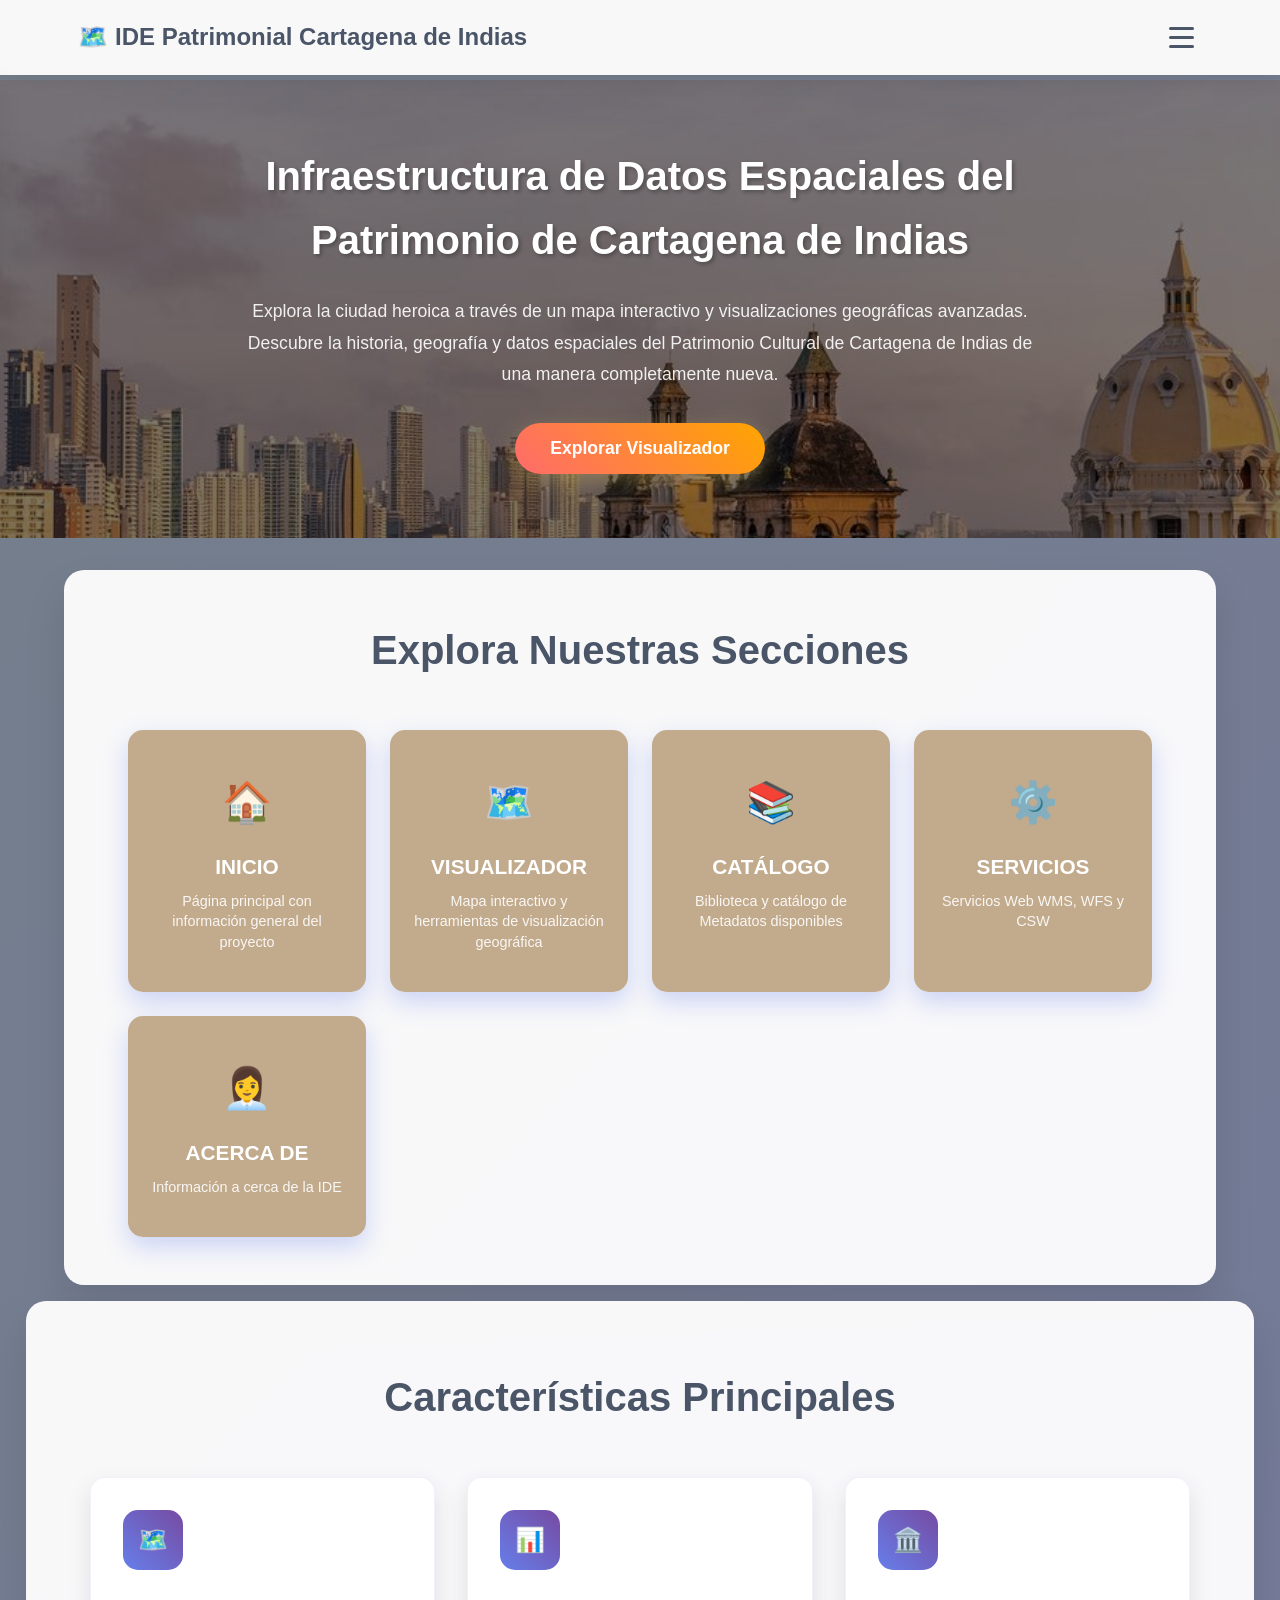
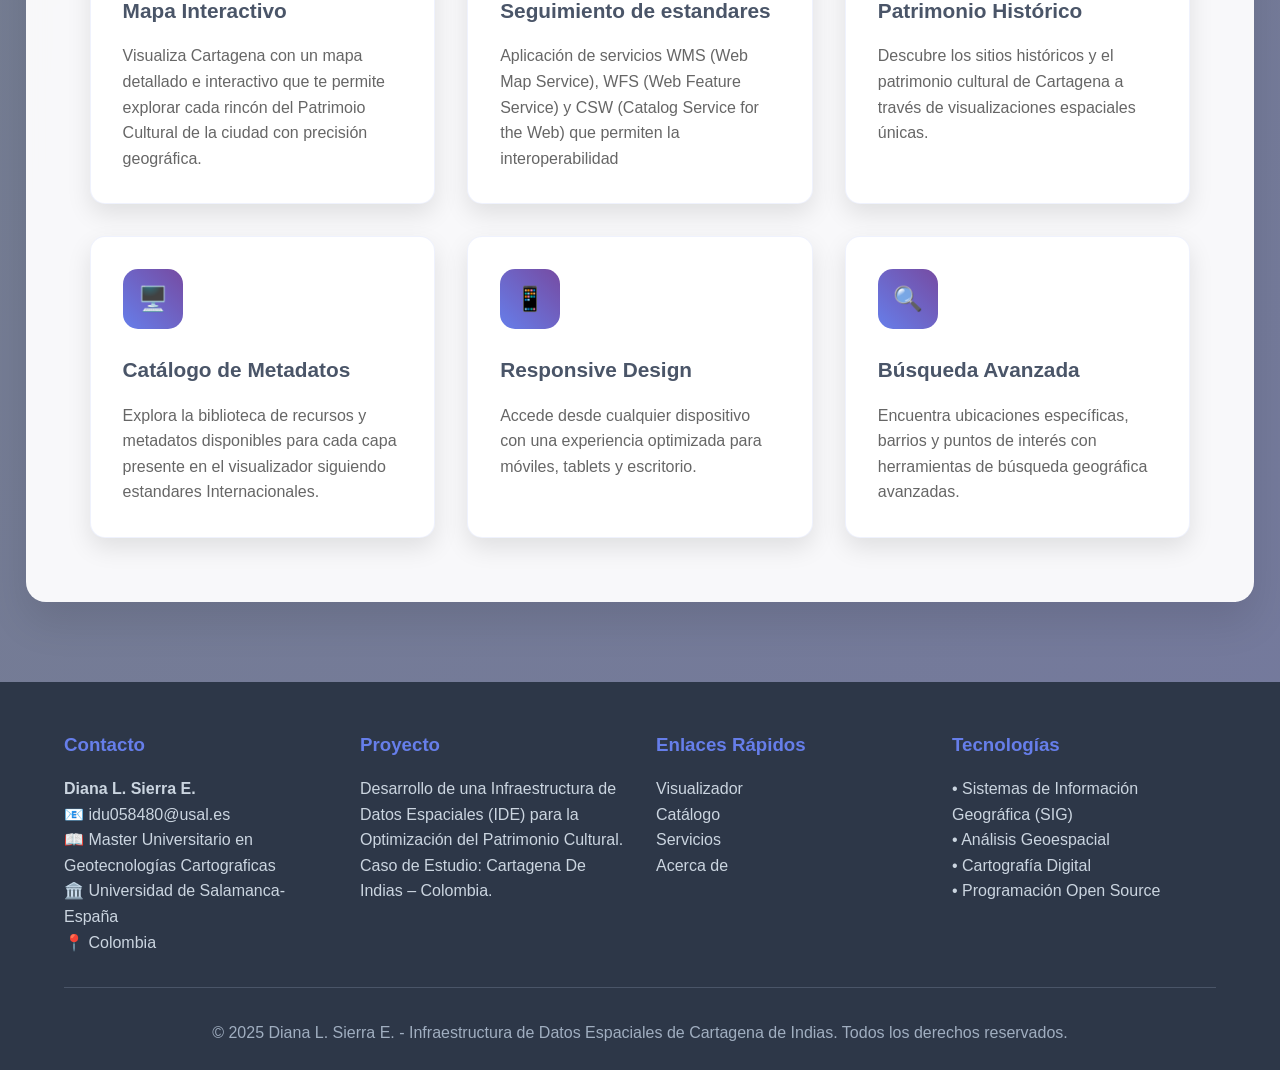
<file: index.html>
<!DOCTYPE html>
<html lang="es">
<head>
    <meta charset="UTF-8">
    <meta name="viewport" content="width=device-width, initial-scale=1.0">
    <title>Infraestructura de Datos Espaciales de Cartagena de Indias</title>
    <style>
        * {
            margin: 0;
            padding: 0;
            box-sizing: border-box;
        }


        body {
            font-family: 'Segoe UI', Tahoma, Geneva, Verdana, sans-serif;
            line-height: 1.6;
            color: #333;
            background: linear-gradient(135deg, #757f8a 0%, #74799e 100%);
            min-height: 100vh;
           
        }


        /* Header */
        header {
            background: rgba(255, 255, 255, 0.95);
            backdrop-filter: blur(10px);
            box-shadow: 0 2px 20px rgba(0, 0, 0, 0.1);
            position: fixed;
            width: 100%;
            top: 0;
            z-index: 1000;
            transition: all 0.3s ease;
        }


        nav {
            display: flex;
            justify-content: space-between;
            align-items: center;
            padding: 1rem 5%;
            max-width: 1200px;
            margin: 0 auto;
        }


        .logo {
            font-size: 1.5rem;
            font-weight: bold;
            color: #4a5568;
            text-decoration: none;
        }


        .nav-menu {
            display: flex;
            list-style: none;
            gap: 2rem;
        }


        .nav-item {
            position: relative;
        }


        .nav-link {
            text-decoration: none;
            color: #4a5568;
            font-weight: 500;
            padding: 0.5rem 1rem;
            border-radius: 8px;
            transition: all 0.3s ease;
            position: relative;
            overflow: hidden;
        }


        .nav-link:hover {
            color: #c2aa8c;
            background: rgba(102, 126, 234, 0.1);
            transform: translateY(-2px);
        }


        .nav-link.active {
            color: #c2aa8c;
            background: rgba(102, 126, 234, 0.15);
        }


        /* Mobile menu */
        .hamburger {
            display: none;
            flex-direction: column;
            cursor: pointer;
            padding: 0.5rem;
        }


        .hamburger span {
            width: 25px;
            height: 3px;
            background: #4a5568;
            margin: 3px 0;
            transition: 0.3s;
            border-radius: 2px;
        }


        /* Main Content */
        main {
            margin-top: 80px;
            min-height: calc(100vh - 80px);
            display: flex;
            flex-direction: column;
        }


        /* Hero Section */
        .hero {
            flex: 1;
            display: flex;
            align-items: center;
            justify-content: center;
            text-align: center;
            padding: 4rem 5%;
            color: white;
            position: relative;
            background: url('cartagena.jpeg') center/cover;
            background-attachment: fixed;
        }
        .hero::before {
            content: '';
            position: absolute;
            top: 0;
            left: 0;
            width: 100%;
            height: 100%;
            background: rgba(0, 0, 0, 0.5);
            z-index: 1;
        }


        .hero-content {
            max-width: 800px;
            animation: fadeInUp 1s ease-out;
            position: relative;
            z-index: 2;
        }


        .hero h1 {
            font-size: 3.5rem;
            margin-bottom: 1.5rem;
            font-weight: 700;
            text-shadow: 2px 2px 4px rgba(0, 0, 0, 0.3);
        }


        .hero p {
            font-size: 1.3rem;
            margin-bottom: 2rem;
            opacity: 0.9;
            line-height: 1.8;
        }


        .cta-button {
            display: inline-block;
            background: linear-gradient(45deg, #ff6b6b, #ffa500);
            color: white;
            padding: 15px 35px;
            text-decoration: none;
            border-radius: 50px;
            font-weight: 600;
            font-size: 1.1rem;
            transition: all 0.3s ease;
            box-shadow: 0 8px 25px rgba(255, 220, 107, 0.3);
            border: none;
            cursor: pointer;
        }


        .cta-button:hover {
            transform: translateY(-3px);
            box-shadow: 0 12px 35px rgba(255, 107, 107, 0.4);
        }


        /* Navigation Cards */
        .nav-cards {
            background: rgba(255, 255, 255, 0.95);
            padding: 3rem 5%;
            margin: 2rem 5% 0;
            border-radius: 20px;
            backdrop-filter: blur(10px);
            box-shadow: 0 20px 40px rgba(0, 0, 0, 0.1);
        }


        .nav-cards-container {
            max-width: 1200px;
            margin: 0 auto;
            text-align: center;
        }


        .nav-cards h2 {
            font-size: 2.5rem;
            margin-bottom: 3rem;
            color: #4a5568;
        }


        .nav-cards-grid {
            display: grid;
            grid-template-columns: repeat(auto-fit, minmax(220px, 1fr));
            gap: 1.5rem;
        }


        .nav-card {
            background: linear-gradient(135deg, #c2aa8c 0%, #c2aa8c 100%);
            color: white;
            padding: 2.5rem 1.5rem;
            border-radius: 15px;
            text-decoration: none;
            transition: all 0.3s ease;
            box-shadow: 0 10px 25px rgba(102, 126, 234, 0.3);
            cursor: pointer;
            position: relative;
            overflow: hidden;
        }


        .nav-card::before {
            content: '';
            position: absolute;
            top: 0;
            left: -100%;
            width: 100%;
            height: 100%;
            background: linear-gradient(90deg, transparent, rgba(255, 255, 255, 0.2), transparent);
            transition: left 0.5s ease;
        }


        .nav-card:hover::before {
            left: 100%;
        }


        .nav-card:hover {
            transform: translateY(-8px) scale(1.05);
            box-shadow: 0 20px 40px rgba(102, 126, 234, 0.4);
        }


        .nav-card-icon {
            font-size: 2.5rem;
            margin-bottom: 1rem;
            display: block;
        }


        .nav-card h3 {
            font-size: 1.3rem;
            margin-bottom: 0.5rem;
            font-weight: 600;
        }


        .nav-card p {
            font-size: 0.9rem;
            opacity: 0.9;
            line-height: 1.4;
        }


        /* Features Section */
        .features {
            background: rgba(255, 255, 255, 0.95);
            padding: 4rem 5%;
            margin: 2rem 5% 0;
            border-radius: 20px;
            backdrop-filter: blur(10px);
            box-shadow: 0 20px 40px rgba(0, 0, 0, 0.1);
        }


        .features-container {
            max-width: 1200px;
            margin: 0 auto;
        }


        .features h2 {
            text-align: center;
            font-size: 2.5rem;
            margin-bottom: 3rem;
            color: #4a5568;
        }


        .features-grid {
            display: grid;
            grid-template-columns: repeat(auto-fit, minmax(300px, 1fr));
            gap: 2rem;
        }


        .feature-card {
            background: white;
            padding: 2rem;
            border-radius: 15px;
            box-shadow: 0 10px 25px rgba(0, 0, 0, 0.1);
            transition: all 0.3s ease;
            border: 1px solid rgba(102, 126, 234, 0.1);
        }


        .feature-card:hover {
            transform: translateY(-5px);
            box-shadow: 0 20px 40px rgba(0, 0, 0, 0.15);
        }


        .feature-icon {
            width: 60px;
            height: 60px;
            background: linear-gradient(45deg, #667eea, #764ba2);
            border-radius: 15px;
            display: flex;
            align-items: center;
            justify-content: center;
            margin-bottom: 1.5rem;
            font-size: 1.5rem;
            color: white;
        }


        .feature-card h3 {
            font-size: 1.3rem;
            margin-bottom: 1rem;
            color: #4a5568;
        }


        .feature-card p {
            color: #666;
            line-height: 1.6;
        }


        /* Footer */
        footer {
            background: #2d3748;
            color: white;
            padding: 3rem 5% 1.5rem;
            margin-top: 4rem;
        }


        .footer-content {
            max-width: 1200px;
            margin: 0 auto;
            display: grid;
            grid-template-columns: repeat(auto-fit, minmax(250px, 1fr));
            gap: 2rem;
        }


        .footer-section h3 {
            margin-bottom: 1rem;
            color: #667eea;
        }


        .footer-section p, .footer-section a {
            color: #cbd5e0;
            text-decoration: none;
            line-height: 1.6;
        }


        .footer-section a:hover {
            color: #667eea;
        }


        .footer-bottom {
            text-align: center;
            padding-top: 2rem;
            margin-top: 2rem;
            border-top: 1px solid #4a5568;
            color: #a0aec0;
        }


        /* Animations */
        @keyframes fadeInUp {
            from {
                opacity: 0;
                transform: translateY(30px);
            }
            to {
                opacity: 1;
                transform: translateY(0);
            }
        }


        /* Responsive Design */
            .carousel-track {
                flex-wrap: wrap;
                justify-content: center;
            }


            .carousel-item {
                min-width: 280px;
                flex: 1;
                max-width: 100%;
            }


            .carousel-nav {
                display: none;
            }
            .nav-menu {
                position: fixed;
                left: -100%;
                top: 70px;
                flex-direction: column;
                background-color: rgba(255, 255, 255, 0.98);
                width: 100%;
                text-align: center;
                transition: 0.3s;
                box-shadow: 0 10px 27px rgba(0, 0, 0, 0.05);
                padding: 2rem 0;
            }


            .nav-menu.active {
                left: 0;
            }


            .hamburger {
                display: flex;
            }


            .hamburger.active span:nth-child(2) {
                opacity: 0;
            }


            .hamburger.active span:nth-child(1) {
                transform: translateY(8px) rotate(45deg);
            }


            .hamburger.active span:nth-child(3) {
                transform: translateY(-8px) rotate(-45deg);
            }


            .hero h1 {
                font-size: 2.5rem;
            }


            .hero p {
                font-size: 1.1rem;
            }


            .features {
                margin: 1rem 2%;
            }


            nav {
                padding: 1rem 3%;
            }
       
    </style>
</head>
<body>
    <header>
        <nav>
            <a href="#" class="logo">🗺️ IDE Patrimonial Cartagena de Indias</a>
            <ul class="nav-menu">
                <li class="nav-item"><a href="index.html" class="nav-link active">INICIO</a></li>
                <li class="nav-item"><a href="visualizador.html" class="nav-link">VISUALIZADOR</a></li>
                <li class="nav-item"><a href="catalogo.html" class="nav-link">CATÁLOGO</a></li>
                <li class="nav-item"><a href="servicios.html" class="nav-link">SERVICIOS</a></li>
                <li class="nav-item"><a href="info.html" class="nav-link">ACERCA DE </a></li>
            </ul>
            <div class="hamburger">
                <span></span>
                <span></span>
                <span></span>
            </div>
        </nav>
    </header>


    <main>
        <section class="hero" id="inicio">
            <div class="hero-content">
                <h1>Infraestructura de Datos Espaciales del Patrimonio de Cartagena de Indias</h1>
                <p>Explora la ciudad heroica a través de un mapa interactivo y visualizaciones geográficas avanzadas. Descubre la historia, geografía y datos espaciales del Patrimonio Cultural de Cartagena de Indias de una manera completamente nueva.</p>
                <button class="cta-button" onclick="navigateToVisualizer()">Explorar Visualizador</button>
            </div>
        </section>


        <section class="nav-cards">
            <div class="nav-cards-container">
                <h2>Explora Nuestras Secciones</h2>
                <div class="nav-cards-grid">
                    <a href="index.html" class="nav-card">
                        <span class="nav-card-icon">🏠</span>
                        <h3>INICIO</h3>
                        <p>Página principal con información general del proyecto</p>
                    </a>
                    <a href="visualizador.html" class="nav-card">
                        <span class="nav-card-icon">🗺️</span>
                        <h3>VISUALIZADOR</h3>
                        <p>Mapa interactivo y herramientas de visualización geográfica</p>
                    </a>
                    <a href="catalogo.html" class="nav-card">
                        <span class="nav-card-icon">📚</span>
                        <h3>CATÁLOGO</h3>
                        <p>Biblioteca y catálogo de Metadatos disponibles</p>
                    </a>
                    <a href="servicios.html" class="nav-card">
                        <span class="nav-card-icon">⚙️</span>
                        <h3>SERVICIOS</h3>
                        <p>Servicios Web WMS, WFS y CSW </p>
                    </a>
                    <a href="info.html" class="nav-card">
                        <span class="nav-card-icon">👩‍💼</span>
                        <h3>ACERCA DE </h3>
                        <p>Información a cerca de la IDE</p>
                    </a>
                </div>
            </div>
        </section>


        <section class="features">
            <div class="features-container">
                <h2>Características Principales</h2>
                <div class="features-grid">
                    <div class="feature-card">
                        <div class="feature-icon">🗺️</div>
                        <h3>Mapa Interactivo</h3>
                        <p>Visualiza Cartagena con un mapa detallado e interactivo que te permite explorar cada rincón del Patrimoio Cultural de la ciudad con precisión geográfica.</p>
                    </div>
                    <div class="feature-card">
                        <div class="feature-icon">📊</div>
                        <h3>Seguimiento de estandares</h3>
                        <p>Aplicación de servicios WMS (Web Map Service), WFS (Web Feature Service) y CSW (Catalog Service for the Web) que permiten la interoperabilidad</p>
                    </div>
                    <div class="feature-card">
                        <div class="feature-icon">🏛️</div>
                        <h3>Patrimonio Histórico</h3>
                        <p>Descubre los sitios históricos y el patrimonio cultural de Cartagena a través de visualizaciones espaciales únicas.</p>
                    </div>
                    <div class="feature-card">
                        <div class="feature-icon">🖥️</div>
                        <h3>Catálogo de Metadatos</h3>
                        <p>Explora la biblioteca de recursos y metadatos disponibles para cada capa presente en el visualizador siguiendo estandares Internacionales.</p>
                    </div>
                    <div class="feature-card">
                        <div class="feature-icon">📱</div>
                        <h3>Responsive Design</h3>
                        <p>Accede desde cualquier dispositivo con una experiencia optimizada para móviles, tablets y escritorio.</p>
                    </div>
                    <div class="feature-card">
                        <div class="feature-icon">🔍</div>
                        <h3>Búsqueda Avanzada</h3>
                        <p>Encuentra ubicaciones específicas, barrios y puntos de interés con herramientas de búsqueda geográfica avanzadas.</p>
                    </div>
                </div>
            </div>
        </section>
    </main>


    <footer>
        <div class="footer-content">
            <div class="footer-section">
                <h3>Contacto</h3>
                <p><strong>Diana L. Sierra E.</strong></p>
                <p>📧 idu058480@usal.es</p>
                <p>📖 Master Universitario en Geotecnologías Cartograficas</p>
                <p>🏛️ Universidad de Salamanca- España</p>
                <p>📍 Colombia</p>
            </div>
            <div class="footer-section">
                <h3>Proyecto</h3>
                <p>Desarrollo de una Infraestructura de Datos Espaciales (IDE) para la Optimización del Patrimonio Cultural. Caso de Estudio: Cartagena De Indias – Colombia.</p>
            </div>
            <div class="footer-section">
                <h3>Enlaces Rápidos</h3>
                <p><a href="visualizador.html">Visualizador</a></p>
                <p><a href="catalogo.html">Catálogo</a></p>
                <p><a href="servicios.html">Servicios</a></p>
                <p><a href="info.html">Acerca de </a></p>
            </div>
            <div class="footer-section">
                <h3>Tecnologías</h3>
                <p>• Sistemas de Información Geográfica (SIG)</p>
                <p>• Análisis Geoespacial</p>
                <p>• Cartografía Digital</p>
                <p>• Programación Open Source</p>
            </div>
        </div>
        <div class="footer-bottom">
            <p>&copy; 2025 Diana L. Sierra E. - Infraestructura de Datos Espaciales de Cartagena de Indias. Todos los derechos reservados.</p>
        </div>
    </footer>


    <script>
        // Mobile menu toggle
        const hamburger = document.querySelector('.hamburger');
        const navMenu = document.querySelector('.nav-menu');


        hamburger.addEventListener('click', () => {
            hamburger.classList.toggle('active');
            navMenu.classList.toggle('active');
        });


        // Close mobile menu when clicking on a link
        document.querySelectorAll('.nav-link').forEach(n => n.addEventListener('click', () => {
            hamburger.classList.remove('active');
            navMenu.classList.remove('active');
        }));


        // Smooth scrolling for navigation links
        document.querySelectorAll('a[href^="#"]').forEach(anchor => {
            anchor.addEventListener('click', function (e) {
                e.preventDefault();
                const target = document.querySelector(this.getAttribute('href'));
                if (target) {
                    target.scrollIntoView({
                        behavior: 'smooth',
                        block: 'start'
                    });
                }
            });
        });


        // Header scroll effect
        window.addEventListener('scroll', () => {
            const header = document.querySelector('header');
            if (window.scrollY > 100) {
                header.style.background = 'rgba(255, 255, 255, 0.98)';
                header.style.boxShadow = '0 2px 30px rgba(0, 0, 0, 0.15)';
            } else {
                header.style.background = 'rgba(255, 255, 255, 0.95)';
                header.style.boxShadow = '0 2px 20px rgba(0, 0, 0, 0.1)';
            }
        });


        // Function to navigate to visualizer
        function navigateToVisualizer() {
            // Aquí puedes agregar la lógica para navegar al visualizador
            // Por ejemplo, redireccionar a tu archivo de visualización existente
            alert('Redirigiendo al visualizador...');
            window.location.href = 'visualizador.html';
        }


        // Active navigation highlighting
        const sections = document.querySelectorAll('section[id]');
        const navLinks = document.querySelectorAll('.nav-link');


        window.addEventListener('scroll', () => {
            let current = '';
            sections.forEach(section => {
                const sectionTop = section.offsetTop;
                const sectionHeight = section.clientHeight;
                if (scrollY >= (sectionTop - 200)) {
                    current = section.getAttribute('id');
                }
            });


            navLinks.forEach(link => {
                link.classList.remove('active');
                if (link.getAttribute('href') === `#${current}`) {
                    link.classList.add('active');
                }
            });
        });


        // Animate elements on scroll
        const observerOptions = {
            threshold: 0.1,
            rootMargin: '0px 0px -50px 0px'
        };


        const observer = new IntersectionObserver((entries) => {
            entries.forEach(entry => {
                if (entry.isIntersecting) {
                    entry.target.style.opacity = '1';
                    entry.target.style.transform = 'translateY(0)';
                }
            });
        }, observerOptions);


        // Observe nav cards for animation
        document.querySelectorAll('.nav-card').forEach(card => {
            card.style.opacity = '0';
            card.style.transform = 'translateY(30px)';
            card.style.transition = 'all 0.6s ease';
            observer.observe(card);
        });


        // Observe feature cards for animation
        document.querySelectorAll('.feature-card').forEach(card => {
            card.style.opacity = '0';
            card.style.transform = 'translateY(30px)';
            card.style.transition = 'all 0.6s ease';
            observer.observe(card);
        });
    </script>
</body>
</html>
</file>
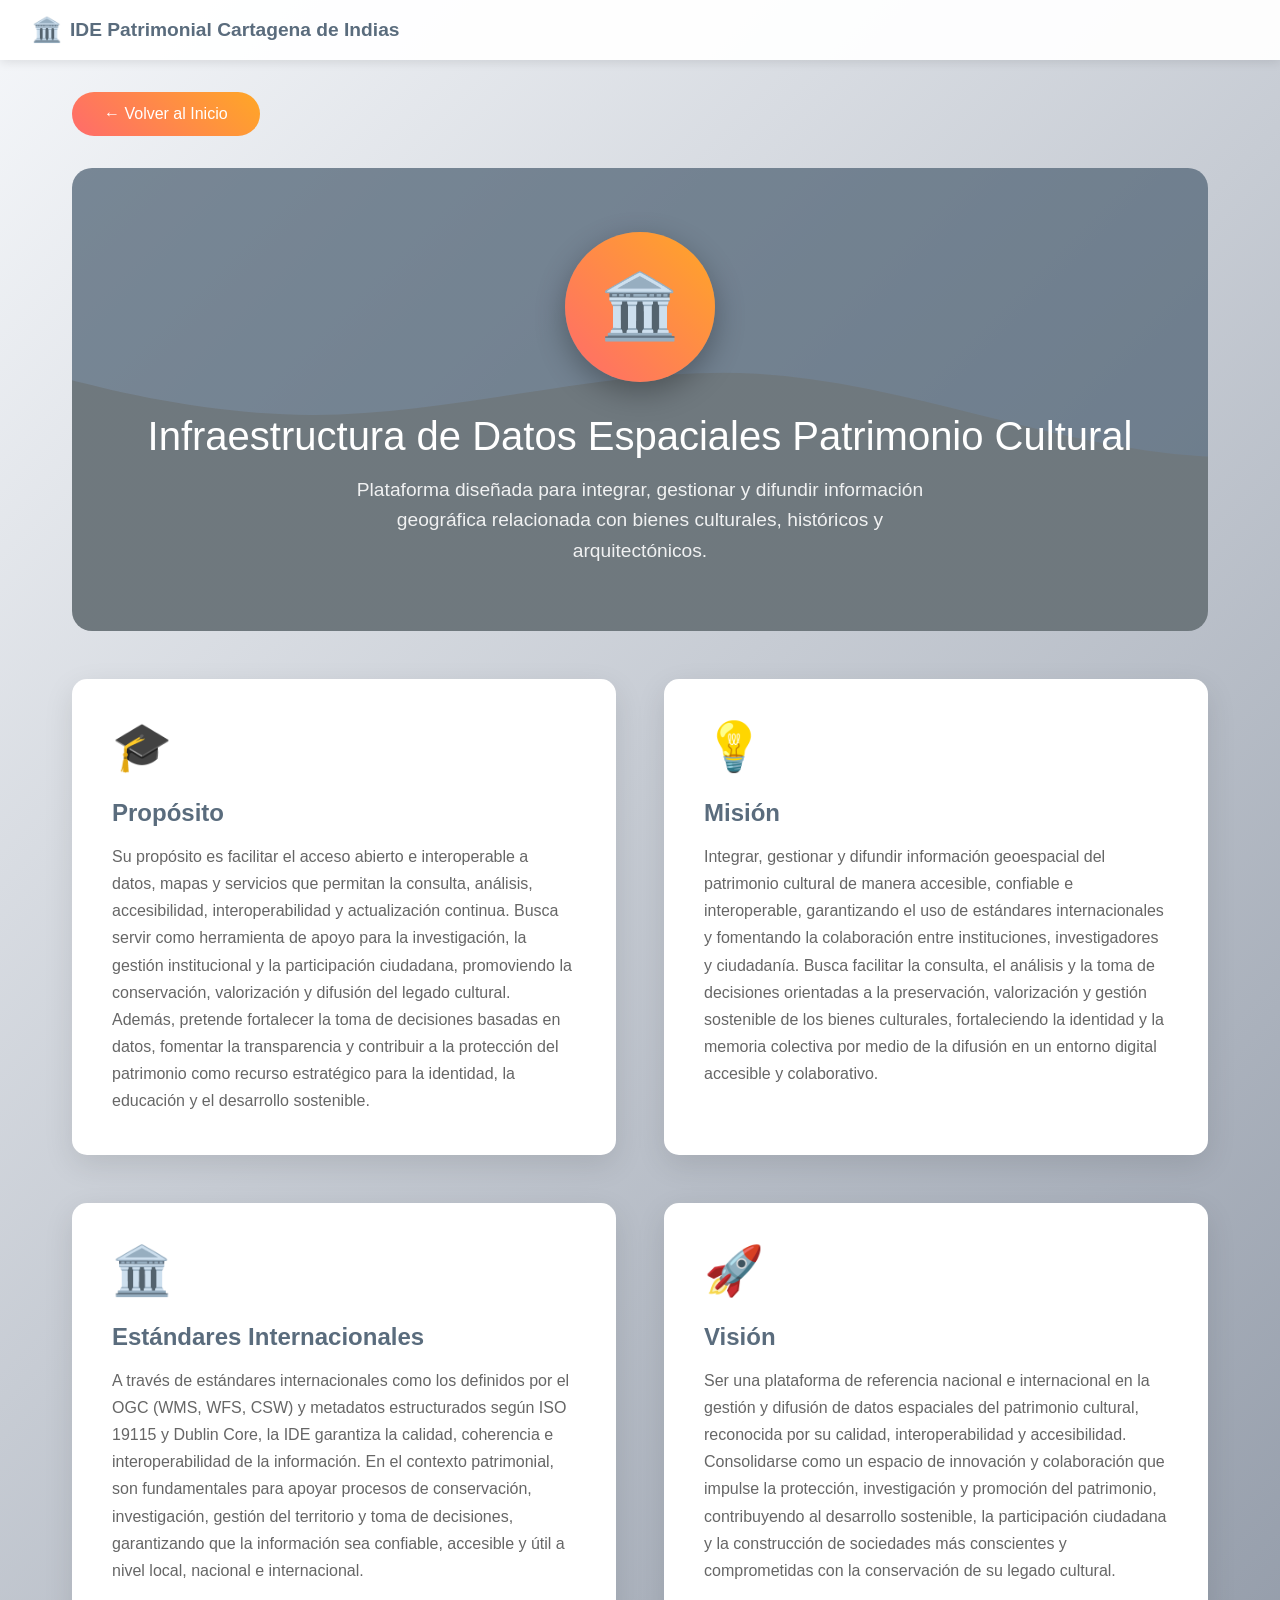
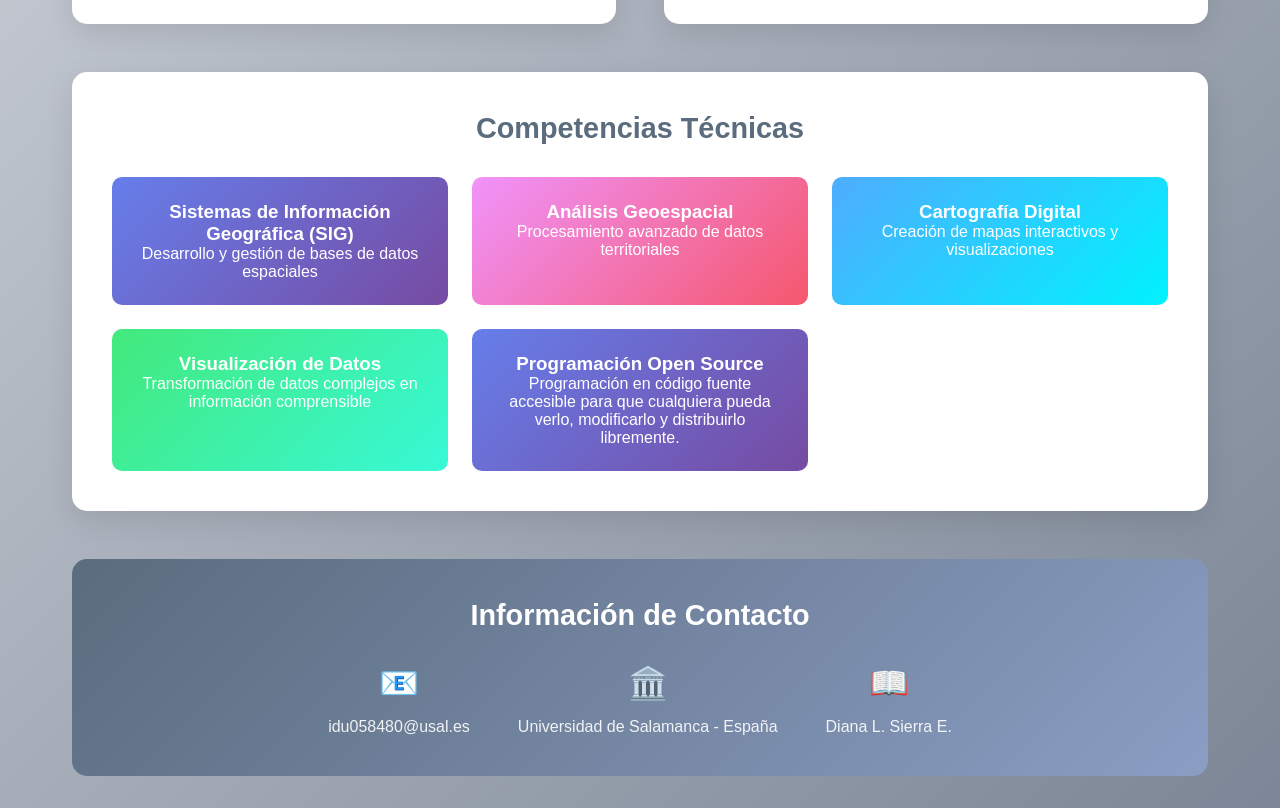
<file: info.html>
<!DOCTYPE html>
<html lang="es">
<head>
    <meta charset="UTF-8">
    <meta name="viewport" content="width=device-width, initial-scale=1.0">
    <title>Acerca de </title>
    <style>
        * {
            margin: 0;
            padding: 0;
            box-sizing: border-box;
        }


        body {
            font-family: 'Arial', sans-serif;
            background: linear-gradient(135deg, #f5f7fa 0%, #7c8696 100%);
            min-height: 100vh;
        }


        .header {
            background: rgba(255, 255, 255, 0.95);
            padding: 1rem 2rem;
            box-shadow: 0 2px 10px rgba(0,0,0,0.1);
            position: sticky;
            top: 0;
            z-index: 100;
        }


        .nav-brand {
            display: flex;
            align-items: center;
            color: #5a6c7d;
            font-size: 1.2rem;
            font-weight: 600;
        }


        .nav-brand::before {
            content: "🏛️";
            margin-right: 0.5rem;
            font-size: 1.5rem;
        }


        .main-container {
            max-width: 1200px;
            margin: 0 auto;
            padding: 2rem;
        }


        .hero-section {
            background: linear-gradient(rgba(90, 108, 125, 0.8), rgba(90, 108, 125, 0.8)),
                        url('data:image/svg+xml,<svg xmlns="http://www.w3.org/2000/svg" viewBox="0 0 1000 300"><path fill="%23c3a882" d="M0,96L48,112C96,128,192,160,288,160C384,160,480,128,576,133.3C672,139,768,181,864,186.7C960,192,1056,160,1152,138.7C1248,117,1344,107,1392,101.3L1440,96L1440,320L1392,320C1344,320,1248,320,1152,320C1056,320,960,320,864,320C768,320,672,320,576,320C480,320,384,320,288,320C192,320,96,320,48,320L0,320Z"/></svg>');
            background-size: cover;
            background-position: center;
            border-radius: 20px;
            padding: 4rem 2rem;
            margin-bottom: 3rem;
            text-align: center;
            color: white;
        }


        .profile-image {
            width: 150px;
            height: 150px;
            border-radius: 50%;
            background: linear-gradient(45deg, #ff6b6b, #ffa726);
            margin: 0 auto 2rem;
            display: flex;
            align-items: center;
            justify-content: center;
            font-size: 4rem;
            color: white;
            box-shadow: 0 10px 30px rgba(0,0,0,0.3);
        }


        .hero-title {
            font-size: 2.5rem;
            margin-bottom: 1rem;
            font-weight: 300;
        }


        .hero-subtitle {
            font-size: 1.2rem;
            opacity: 0.9;
            max-width: 600px;
            margin: 0 auto;
            line-height: 1.6;
        }


        .content-grid {
            display: grid;
            grid-template-columns: 1fr 1fr;
            gap: 3rem;
            margin-bottom: 3rem;
        }


        .content-card {
            background: white;
            border-radius: 15px;
            padding: 2.5rem;
            box-shadow: 0 10px 30px rgba(0,0,0,0.1);
            transition: transform 0.3s ease, box-shadow 0.3s ease;
        }


        .content-card:hover {
            transform: translateY(-5px);
            box-shadow: 0 20px 40px rgba(0,0,0,0.15);
        }


        .card-icon {
            font-size: 3rem;
            margin-bottom: 1.5rem;
            display: block;
        }


        .card-title {
            color: #5a6c7d;
            font-size: 1.5rem;
            margin-bottom: 1rem;
            font-weight: 600;
        }


        .card-content {
            color: #666;
            line-height: 1.7;
            font-size: 1rem;
        }


        .skills-section {
            background: white;
            border-radius: 15px;
            padding: 2.5rem;
            margin-bottom: 3rem;
            box-shadow: 0 10px 30px rgba(0,0,0,0.1);
        }


        .skills-title {
            color: #5a6c7d;
            font-size: 1.8rem;
            margin-bottom: 2rem;
            text-align: center;
            font-weight: 600;
        }


        .skills-grid {
            display: grid;
            grid-template-columns: repeat(auto-fit, minmax(250px, 1fr));
            gap: 1.5rem;
        }


        .skill-item {
            background: linear-gradient(135deg, #667eea 0%, #764ba2 100%);
            color: white;
            padding: 1.5rem;
            border-radius: 10px;
            text-align: center;
            transition: transform 0.3s ease;
        }


        .skill-item:hover {
            transform: scale(1.05);
        }


        .skill-item:nth-child(2) {
            background: linear-gradient(135deg, #f093fb 0%, #f5576c 100%);
        }


        .skill-item:nth-child(3) {
            background: linear-gradient(135deg, #4facfe 0%, #00f2fe 100%);
        }


        .skill-item:nth-child(4) {
            background: linear-gradient(135deg, #43e97b 0%, #38f9d7 100%);
        }


        .contact-section {
            background: linear-gradient(135deg, #5a6c7d 0%, #8b9dc3 100%);
            color: white;
            border-radius: 15px;
            padding: 2.5rem;
            text-align: center;
        }


        .contact-title {
            font-size: 1.8rem;
            margin-bottom: 2rem;
            font-weight: 600;
        }


        .contact-info {
            display: flex;
            justify-content: center;
            gap: 3rem;
            flex-wrap: wrap;
        }


        .contact-item {
            display: flex;
            flex-direction: column;
            align-items: center;
            gap: 0.5rem;
        }


        .contact-icon {
            font-size: 2rem;
            margin-bottom: 0.5rem;
        }


        .contact-text {
            font-size: 1rem;
            opacity: 0.9;
        }


        @media (max-width: 768px) {
            .content-grid {
                grid-template-columns: 1fr;
                gap: 2rem;
            }


            .hero-title {
                font-size: 2rem;
            }


            .contact-info {
                flex-direction: column;
                gap: 1.5rem;
            }


            .main-container {
                padding: 1rem;
            }
        }


        .back-button {
            background: linear-gradient(45deg, #ff6b6b, #ffa726);
            color: white;
            border: none;
            padding: 0.8rem 2rem;
            border-radius: 25px;
            font-size: 1rem;
            cursor: pointer;
            transition: transform 0.3s ease;
            margin-bottom: 2rem;
            text-decoration: none;
            display: inline-block;
        }


        .back-button:hover {
            transform: translateY(-2px);
            box-shadow: 0 5px 15px rgba(255, 107, 107, 0.4);
        }
    </style>
</head>
<body>
    <header class="header">
        <div class="nav-brand">IDE Patrimonial Cartagena de Indias</div>
    </header>


    <div class="main-container">
        <a href="index.html" class="back-button">← Volver al Inicio</a>
       
        <section class="hero-section">
            <div class="profile-image">🏛️</div>
            <h1 class="hero-title">Infraestructura de Datos Espaciales Patrimonio Cultural</h1>
            <p class="hero-subtitle">
                Plataforma diseñada para integrar, gestionar y difundir información geográfica relacionada con bienes culturales, históricos y arquitectónicos.  
            </p>
        </section>


        <div class="content-grid">
            <div class="content-card">
                <span class="card-icon">🎓</span>
                <h2 class="card-title">Propósito</h2>
                <div class="card-content">
                    <p>Su propósito es facilitar el acceso abierto e interoperable a datos, mapas y servicios que permitan la consulta, análisis, accesibilidad, interoperabilidad y actualización continua. 
                        Busca servir como herramienta de apoyo para la investigación, la gestión institucional y la participación ciudadana, promoviendo la conservación, valorización y difusión del legado cultural. 
                        Además, pretende fortalecer la toma de decisiones basadas en datos, fomentar la transparencia y contribuir a la protección del patrimonio como recurso estratégico para la identidad, la educación y el desarrollo sostenible.
                    </p>
                </div>
            </div>


            <div class="content-card">
                <span class="card-icon">💡</span>
                <h2 class="card-title">Misión</h2>
                <div class="card-content">
                    <p>Integrar, gestionar y difundir información geoespacial del patrimonio cultural de manera accesible, confiable e interoperable, garantizando el uso de estándares internacionales y fomentando la colaboración entre instituciones, investigadores y ciudadanía. 
                        Busca facilitar la consulta, el análisis y la toma de decisiones orientadas a la preservación, valorización y gestión sostenible de los bienes culturales, fortaleciendo la identidad y la memoria colectiva por medio de la difusión en un entorno digital accesible y colaborativo.</p>
                </div>
            </div>


            <div class="content-card">
                <span class="card-icon">🏛️</span>
                <h2 class="card-title">Estándares Internacionales</h2>
                <div class="card-content">
                    <p>A través de estándares internacionales como los definidos por el OGC (WMS, WFS, CSW) y metadatos estructurados según ISO 19115 y Dublin Core, la IDE garantiza la calidad, coherencia e interoperabilidad de la información.
                        En el contexto patrimonial, son fundamentales para apoyar procesos de conservación, investigación, gestión del territorio y toma de decisiones, garantizando que la información sea confiable, accesible y útil a nivel local, nacional e internacional.
                    </p>
                </div>
            </div>


            <div class="content-card">
                <span class="card-icon">🚀</span>
                <h2 class="card-title">Visión</h2>
                <div class="card-content">
                    <p>Ser una plataforma de referencia nacional e internacional en la gestión y difusión de datos espaciales del patrimonio cultural, reconocida por su calidad, interoperabilidad y accesibilidad. 
                        Consolidarse como un espacio de innovación y colaboración que impulse la protección, investigación y promoción del patrimonio, contribuyendo al desarrollo sostenible, la participación ciudadana y la construcción de sociedades más conscientes y comprometidas con la conservación de su legado cultural.</p>
                </div>
            </div>
        </div>


        <section class="skills-section">
            <h2 class="skills-title">Competencias Técnicas</h2>
            <div class="skills-grid">
                <div class="skill-item">
                    <h3>Sistemas de Información Geográfica (SIG)</h3>
                    <p>Desarrollo y gestión de bases de datos espaciales</p>
                </div>
                <div class="skill-item">
                    <h3>Análisis Geoespacial</h3>
                    <p>Procesamiento avanzado de datos territoriales</p>
                </div>
                <div class="skill-item">
                    <h3>Cartografía Digital</h3>
                    <p>Creación de mapas interactivos y visualizaciones</p>
                </div>
                <div class="skill-item">
                    <h3>Visualización de Datos</h3>
                    <p>Transformación de datos complejos en información comprensible</p>
                </div>
                <div class="skill-item">
                    <h3>Programación Open Source</h3>
                    <p>Programación en código fuente accesible para que cualquiera pueda verlo, modificarlo y distribuirlo libremente.</p>
                </div>
            </div>
        </section>


        <section class="contact-section">
            <h2 class="contact-title">Información de Contacto</h2>
            <div class="contact-info">
                <div class="contact-item">
                    <div class="contact-icon">📧</div>
                    <div class="contact-text">idu058480@usal.es</div>
                </div>
                <div class="contact-item">
                    <div class="contact-icon">🏛️</div>
                    <div class="contact-text">Universidad de Salamanca - España</div>
                </div>
                <div class="contact-item">
                    <div class="contact-icon">📖</div>
                    <div class="contact-text">Diana L. Sierra E.</div>
                </div>
            </div>
        </section>
    </div>
</body>
</html>
</file>
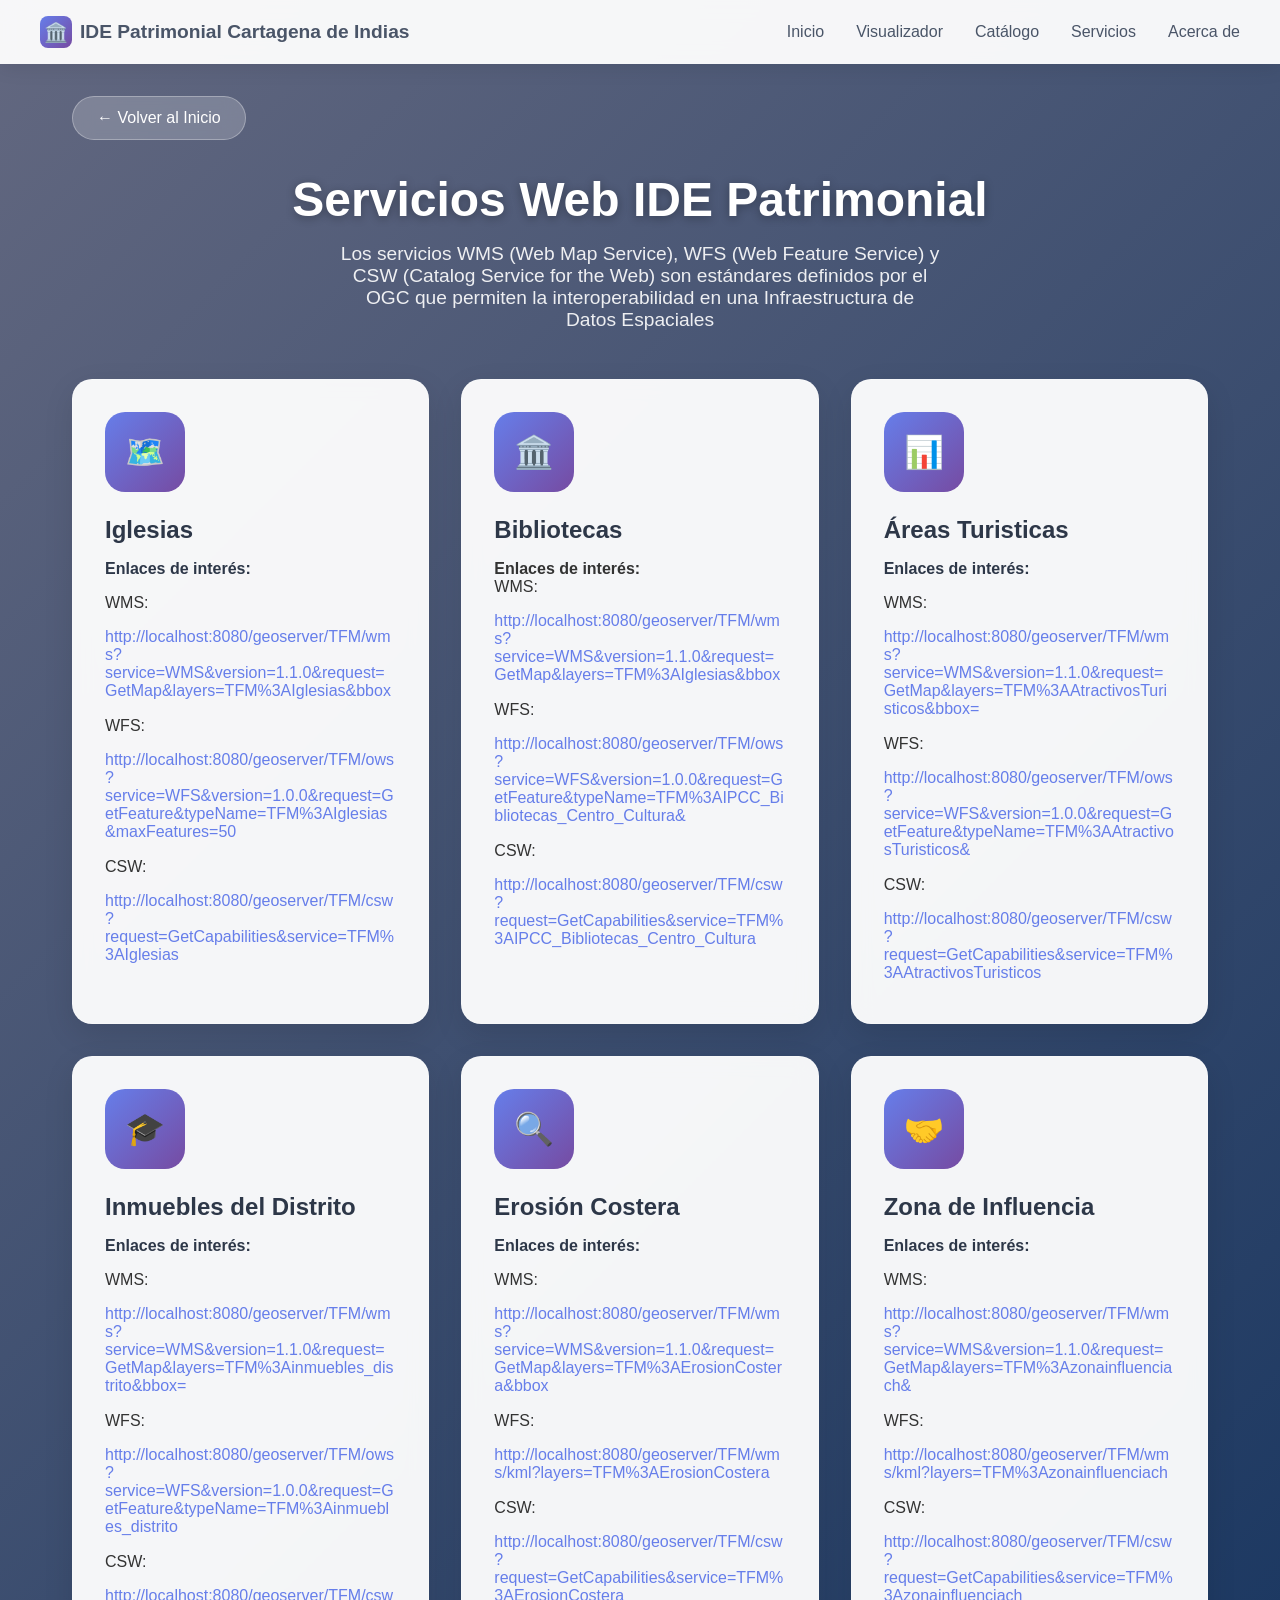
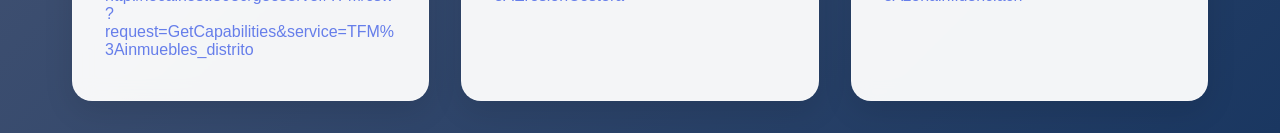
<file: servicios.html>
<!DOCTYPE html>
<html lang="es">
<head>
    <meta charset="UTF-8">
    <meta name="viewport" content="width=device-width, initial-scale=1.0">
    <title>Servicios - IDE Patrimonial Cartagena de Indias</title>
    <style>
        * {
            margin: 0;
            padding: 0;
            box-sizing: border-box;
        }


        body {
            font-family: 'Segoe UI', Tahoma, Geneva, Verdana, sans-serif;
            background: linear-gradient(135deg, #636880 0%, #1a3761 100%);
            min-height: 100vh;
            color: #333;
        }


        .header {
            background: rgba(255, 255, 255, 0.95);
            backdrop-filter: blur(10px);
            padding: 1rem 2rem;
            box-shadow: 0 2px 20px rgba(0, 0, 0, 0.1);
            position: sticky;
            top: 0;
            z-index: 100;
        }


        .header-content {
            display: flex;
            align-items: center;
            justify-content: space-between;
            max-width: 1200px;
            margin: 0 auto;
        }


        .logo {
            display: flex;
            align-items: center;
            gap: 0.5rem;
            font-size: 1.2rem;
            font-weight: 600;
            color: #4a5568;
            text-decoration: none;
        }


        .logo-icon {
            width: 32px;
            height: 32px;
            background: linear-gradient(135deg, #667eea, #764ba2);
            border-radius: 8px;
            display: flex;
            align-items: center;
            justify-content: center;
            color: white;
            font-weight: bold;
        }


        .nav-links {
            display: flex;
            gap: 2rem;
            list-style: none;
        }


        .nav-links a {
            text-decoration: none;
            color: #4a5568;
            font-weight: 500;
            transition: color 0.3s ease;
        }


        .nav-links a:hover {
            color: #667eea;
        }


        .container {
            max-width: 1200px;
            margin: 0 auto;
            padding: 2rem;
        }


        .page-title {
            text-align: center;
            margin-bottom: 3rem;
            color: white;
        }


        .page-title h1 {
            font-size: 3rem;
            font-weight: 700;
            margin-bottom: 1rem;
            text-shadow: 0 2px 10px rgba(0, 0, 0, 0.3);
        }


        .page-title p {
            font-size: 1.2rem;
            opacity: 0.9;
            max-width: 600px;
            margin: 0 auto;
        }


        .services-grid {
            display: grid;
            grid-template-columns: repeat(auto-fit, minmax(350px, 1fr));
            gap: 2rem;
            margin-top: 2rem;
        }


        .service-card {
            background: rgba(255, 255, 255, 0.95);
            backdrop-filter: blur(10px);
            border-radius: 20px;
            padding: 2rem;
            box-shadow: 0 10px 30px rgba(0, 0, 0, 0.1);
            transition: all 0.3s ease;
            border: 1px solid rgba(255, 255, 255, 0.2);
        }


        .service-card:hover {
            transform: translateY(-10px);
            box-shadow: 0 20px 40px rgba(0, 0, 0, 0.15);
        }


        .service-icon {
            width: 80px;
            height: 80px;
            background: linear-gradient(135deg, #667eea, #764ba2);
            border-radius: 20px;
            display: flex;
            align-items: center;
            justify-content: center;
            margin-bottom: 1.5rem;
            font-size: 2rem;
            color: white;
        }


        .service-card h3 {
            font-size: 1.5rem;
            font-weight: 600;
            color: #2d3748;
            margin-bottom: 1rem;
        }


        .service-card p {
            color: #4a5568;
            line-height: 1.6;
            margin-bottom: 1.5rem;
        }


        .service-links {
            display: flex;
            flex-direction: column;
            gap: 0.5rem;
        }


        .service-links h4 {
            font-size: 1rem;
            font-weight: 600;
            color: #2d3748;
            margin-bottom: 0.5rem;
        }


        .service-link {
            display: inline-block;
            color: #667eea;
            text-decoration: none;
            font-weight: 500;
            padding: 0.5rem 0;
            border-bottom: 1px solid transparent;
            transition: all 0.3s ease;
            
            /* 👇 lo importante para que no se salgan */
            word-wrap: break-word;     /* para navegadores antiguos */
            overflow-wrap: break-word; /* para navegadores modernos */
            white-space: normal;       /* permite saltos de línea */
            max-width: 100%;           /* nunca exceda el ancho de la tarjeta */
        }


        .service-link:hover {
            color: #764ba2;
            border-bottom-color: #764ba2;
        }


        .back-button {
            display: inline-flex;
            align-items: center;
            gap: 0.5rem;
            background: rgba(255, 255, 255, 0.2);
            color: white;
            text-decoration: none;
            padding: 0.75rem 1.5rem;
            border-radius: 50px;
            font-weight: 500;
            transition: all 0.3s ease;
            backdrop-filter: blur(10px);
            border: 1px solid rgba(255, 255, 255, 0.3);
            margin-bottom: 2rem;
        }


        .back-button:hover {
            background: rgba(255, 255, 255, 0.3);
            transform: translateX(-5px);
        }


        @media (max-width: 768px) {
            .header-content {
                flex-direction: column;
                gap: 1rem;
            }


            .nav-links {
                gap: 1rem;
            }


            .page-title h1 {
                font-size: 2rem;
            }


            .services-grid {
                grid-template-columns: 1fr;
            }


            .container {
                padding: 1rem;
            }
        }
    </style>
</head>
<body>
    <header class="header">
        <div class="header-content">
            <a href="index.html" class="logo">
                <div class="logo-icon">🏛️</div>
                IDE Patrimonial Cartagena de Indias
            </a>
            <nav>
                <ul class="nav-links">
                    <li><a href="index.html">Inicio</a></li>
                    <li><a href="visualizador.html">Visualizador</a></li>
                    <li><a href="catalogo.html">Catálogo</a></li>
                    <li><a href="servicios.html">Servicios</a></li>
                    <li><a href="info.html">Acerca de</a></li>
                </ul>
            </nav>
        </div>
    </header>


    <div class="container">
        <a href="index.html" class="back-button">
            ← Volver al Inicio
        </a>


        <div class="page-title">
            <h1>Servicios Web IDE Patrimonial</h1>
            <p>Los servicios WMS (Web Map Service), WFS (Web Feature Service) y CSW (Catalog Service for the Web) son estándares definidos por el OGC que permiten la interoperabilidad en una Infraestructura de Datos Espaciales </p>
        </div>


        <div class="services-grid">
            <div class="service-card">
                <div class="service-icon">🗺️</div>
                <h3>Iglesias</h3>
                <div class="service-links">
                    <h4>Enlaces de interés:</h4>
                    <a>WMS:</a><a href="http://localhost:8080/geoserver/TFM/wms?service=WMS&version=1.1.0&request=GetMap&layers=TFM%3AIglesias&bbox=-75.56318443289993%2C10.354620598094762%2C-75.45379952180554%2C10.470681931613127&width=723&height=768&srs=EPSG%3A4326&styles=&format=application/openlayers" class="service-link">http://localhost:8080/geoserver/TFM/wms?service=WMS&version=1.1.0&request=GetMap&layers=TFM%3AIglesias&bbox</a>
                    <a>WFS:</a><a href="http://localhost:8080/geoserver/TFM/ows?service=WFS&version=1.0.0&request=GetFeature&typeName=TFM%3AIglesias&outputFormat=application%2Fjson&maxFeatures=50" class="service-link">http://localhost:8080/geoserver/TFM/ows?service=WFS&version=1.0.0&request=GetFeature&typeName=TFM%3AIglesias&maxFeatures=50</a>
                    <a>CSW:</a><a href="http://localhost:8080/geoserver/TFM/ows?service=WFS&version=1.0.0&request=GetFeature&typeName=TFM%3AIglesias&maxFeatures=50" class="service-link">http://localhost:8080/geoserver/TFM/csw?request=GetCapabilities&service=TFM%3AIglesias</a>
                </div>
            </div>


            <div class="service-card">
                <div class="service-icon">🏛️</div>
                <h3>Bibliotecas</h3>
                    <h4>Enlaces de interés:</h4>
                    <div class="service-links">
                    <a>WMS:</a><a href="http://localhost:8080/geoserver/TFM/wms?service=WMS&version=1.1.0&request=GetMap&layers=TFM%3AIPCC_Bibliotecas_Centro_Cultura&bbox=-75.5372451753025%2C10.2858798586192%2C-75.3976962111071%2C10.557036978205499&width=395&height=768&srs=EPSG%3A4326&styles=&format=application/openlayers"class="service-link">http://localhost:8080/geoserver/TFM/wms?service=WMS&version=1.1.0&request=GetMap&layers=TFM%3AIglesias&bbox</a>
                    <a>WFS:</a><a href="http://localhost:8080/geoserver/TFM/ows?service=WFS&version=1.0.0&request=GetFeature&typeName=TFM%3AIPCC_Bibliotecas_Centro_Cultura&outputFormat=application%2Fjson&maxFeatures=50" class="service-link">http://localhost:8080/geoserver/TFM/ows?service=WFS&version=1.0.0&request=GetFeature&typeName=TFM%3AIPCC_Bibliotecas_Centro_Cultura&</a>
                    <a>CSW:</a><a href="http://localhost:8080/geoserver/TFM/ows?service=WFS&version=1.0.0&request=GetFeature&typeName=TFM%3AIPCC_Bibliotecas_Centro_Cultura&maxFeatures=50" class="service-link">http://localhost:8080/geoserver/TFM/csw?request=GetCapabilities&service=TFM%3AIPCC_Bibliotecas_Centro_Cultura</a>
                </div>
            </div>
           


            <div class="service-card">
                <div class="service-icon">📊</div>
                <h3>Áreas Turisticas</h3>
                <div class="service-links">
                    <h4>Enlaces de interés:</h4>
                    <a>WMS:</a><a href="http://localhost:8080/geoserver/TFM/wms?service=WMS&version=1.1.0&request=GetMap&layers=TFM%3AAtractivosTuristicos&bbox=-75.5904899958335%2C10.314340282802117%2C-75.52549770225723%2C10.431162474963838&width=427&height=768&srs=EPSG%3A4326&styles=&format=application/openlayers" class="service-link">http://localhost:8080/geoserver/TFM/wms?service=WMS&version=1.1.0&request=GetMap&layers=TFM%3AAtractivosTuristicos&bbox=</a>
                    <a>WFS:</a><a href="http://localhost:8080/geoserver/TFM/ows?service=WFS&version=1.0.0&request=GetFeature&typeName=TFM%3AAtractivosTuristicos&outputFormat=application%2Fjson&maxFeatures=50" class="service-link">http://localhost:8080/geoserver/TFM/ows?service=WFS&version=1.0.0&request=GetFeature&typeName=TFM%3AAtractivosTuristicos&</a>
                    <a>CSW:</a><a href="http://localhost:8080/geoserver/TFM/ows?service=WFS&version=1.0.0&request=GetFeature&typeName=TFM%3AAtractivosTuristicos&maxFeatures=50" class="service-link">http://localhost:8080/geoserver/TFM/csw?request=GetCapabilities&service=TFM%3AAtractivosTuristicos</a>
                </div>
            </div>


            <div class="service-card">
                <div class="service-icon">🎓</div>
                <h3>Inmuebles del Distrito</h3>
                <div class="service-links">
                    <h4>Enlaces de interés:</h4>
                    <a>WMS:</a><a href="http://localhost:8080/geoserver/TFM/wms?service=WMS&version=1.1.0&request=GetMap&layers=TFM%3Ainmuebles_distrito&bbox=-75.56222546337234%2C10.283187022568416%2C-75.39790348212387%2C10.648994066825228&width=344&height=768&srs=EPSG%3A4326&styles=&format=application/openlayers" class="service-link">http://localhost:8080/geoserver/TFM/wms?service=WMS&version=1.1.0&request=GetMap&layers=TFM%3Ainmuebles_distrito&bbox=</a>
                    <a>WFS:</a><a href="http://localhost:8080/geoserver/TFM/ows?service=WFS&version=1.0.0&request=GetFeature&typeName=TFM%3Ainmuebles_distrito&outputFormat=application%2Fjson&maxFeatures=50" class="service-link">http://localhost:8080/geoserver/TFM/ows?service=WFS&version=1.0.0&request=GetFeature&typeName=TFM%3Ainmuebles_distrito</a>
                    <a>CSW:</a><a href="http://localhost:8080/geoserver/TFM/ows?service=WFS&version=1.0.0&request=GetFeature&typeName=TFM%3Ainmuebles_distrito&maxFeatures=50" class="service-link">http://localhost:8080/geoserver/TFM/csw?request=GetCapabilities&service=TFM%3Ainmuebles_distrito</a>
                </div>
            </div>


            <div class="service-card">
                <div class="service-icon">🔍</div>
                <h3>Erosión Costera</h3>
                <div class="service-links">
                    <h4>Enlaces de interés:</h4>
                    <a>WMS:</a><a href="http://localhost:8080/geoserver/TFM/wms?service=WMS&version=1.1.0&request=GetMap&layers=TFM%3AErosionCostera&bbox=-75.79736471699994%2C10.081520114000062%2C-75.2920702799999%2C10.703779554000052&width=623&height=768&srs=EPSG%3A4326&styles=&format=application/openlayers" class="service-link">http://localhost:8080/geoserver/TFM/wms?service=WMS&version=1.1.0&request=GetMap&layers=TFM%3AErosionCostera&bbox</a>
                    <a>WFS:</a><a href="http://localhost:8080/geoserver/TFM/ows?service=WFS&version=1.0.0&request=GetFeature&typeName=TFM%3AErosionCostera&outputFormat=application%2Fjson&maxFeatures=50" class="service-link">http://localhost:8080/geoserver/TFM/wms/kml?layers=TFM%3AErosionCostera</a>
                    <a>CSW:</a><a href="http://localhost:8080/geoserver/TFM/ows?service=WFS&version=1.0.0&request=GetFeature&typeName=TFM%3AErosionCostera&maxFeatures=50" class="service-link">http://localhost:8080/geoserver/TFM/csw?request=GetCapabilities&service=TFM%3AErosionCostera</a>
                </div>
            </div>


            <div class="service-card">
                <div class="service-icon">🤝</div>
                <h3>Zona de Influencia</h3>
                <div class="service-links">
                    <h4>Enlaces de interés:</h4>
                    <a>WMS:</a><a href="http://localhost:8080/geoserver/TFM/wms?service=WMS&version=1.1.0&request=GetMap&layers=TFM%3Azonainfluenciach&bbox=-75.5548565022473%2C10.410033989061995%2C-75.52825894396123%2C10.436068436581028&width=768&height=751&srs=EPSG%3A4326&styles=&format=application/openlayers" class="service-link">http://localhost:8080/geoserver/TFM/wms?service=WMS&version=1.1.0&request=GetMap&layers=TFM%3Azonainfluenciach&</a>
                    <a>WFS:</a><a href="http://localhost:8080/geoserver/TFM/ows?service=WFS&version=1.0.0&request=GetFeature&typeName=TFM%3Azonainfluenciach&outputFormat=application%2Fjson&maxFeatures=50" class="service-link">http://localhost:8080/geoserver/TFM/wms/kml?layers=TFM%3Azonainfluenciach</a>
                    <a>CSW:</a><a href="http://localhost:8080/geoserver/TFM/ows?service=WFS&version=1.0.0&request=GetFeature&typeName=TFM%3Azonainfluenciach&maxFeatures=50" class="service-link">http://localhost:8080/geoserver/TFM/csw?request=GetCapabilities&service=TFM%3Azonainfluenciach</a>
                </div>
            </div>
        </div>
    </div>
</body>
</html>
</file>
